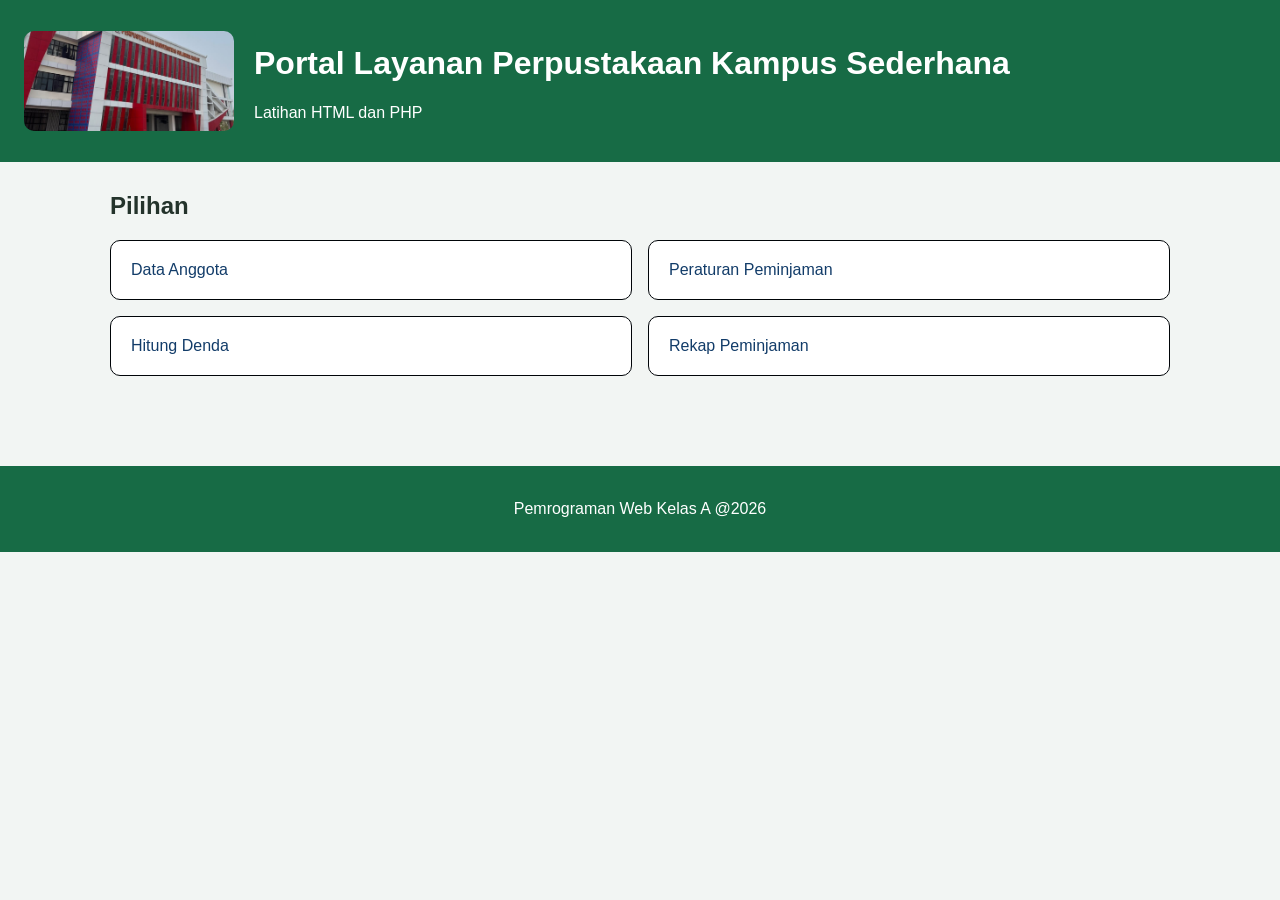
<file: index.html>
<!DOCTYPE html>
<html lang="en">
<head>
    <meta charset="UTF-8">
    <meta name="viewport" content="width=device-width, initial-scale=1.0">
    <title>Portal Layanan Perpustakaan Kampus Sederhana</title>
    <link rel="stylesheet" href="style.css">
</head>
<body>
    <header>
        <img class=gambar-header src="img/perpustakaan.jpeg" alt="foto perpustakaan">
        <div>
            <h1>Portal Layanan Perpustakaan Kampus Sederhana</h1>
            <p>Latihan HTML dan PHP</p>
        </div>
    </header>
    <main>
        <h2>Pilihan</h2>
        <ol>
            <li><a href="form-anggota.html">Data Anggota</a></li>
            <li><a href="peraturan.html">Peraturan Peminjaman</a></li>
            <li><a href="denda.php">Hitung Denda</a></li>
            <li><a href="rekap.php">Rekap Peminjaman</a></li>
        </ol>
    </main>
    <footer>
        <p>Pemrograman Web Kelas A @2026</p>
    </footer>
</body> 
</html>
</file>
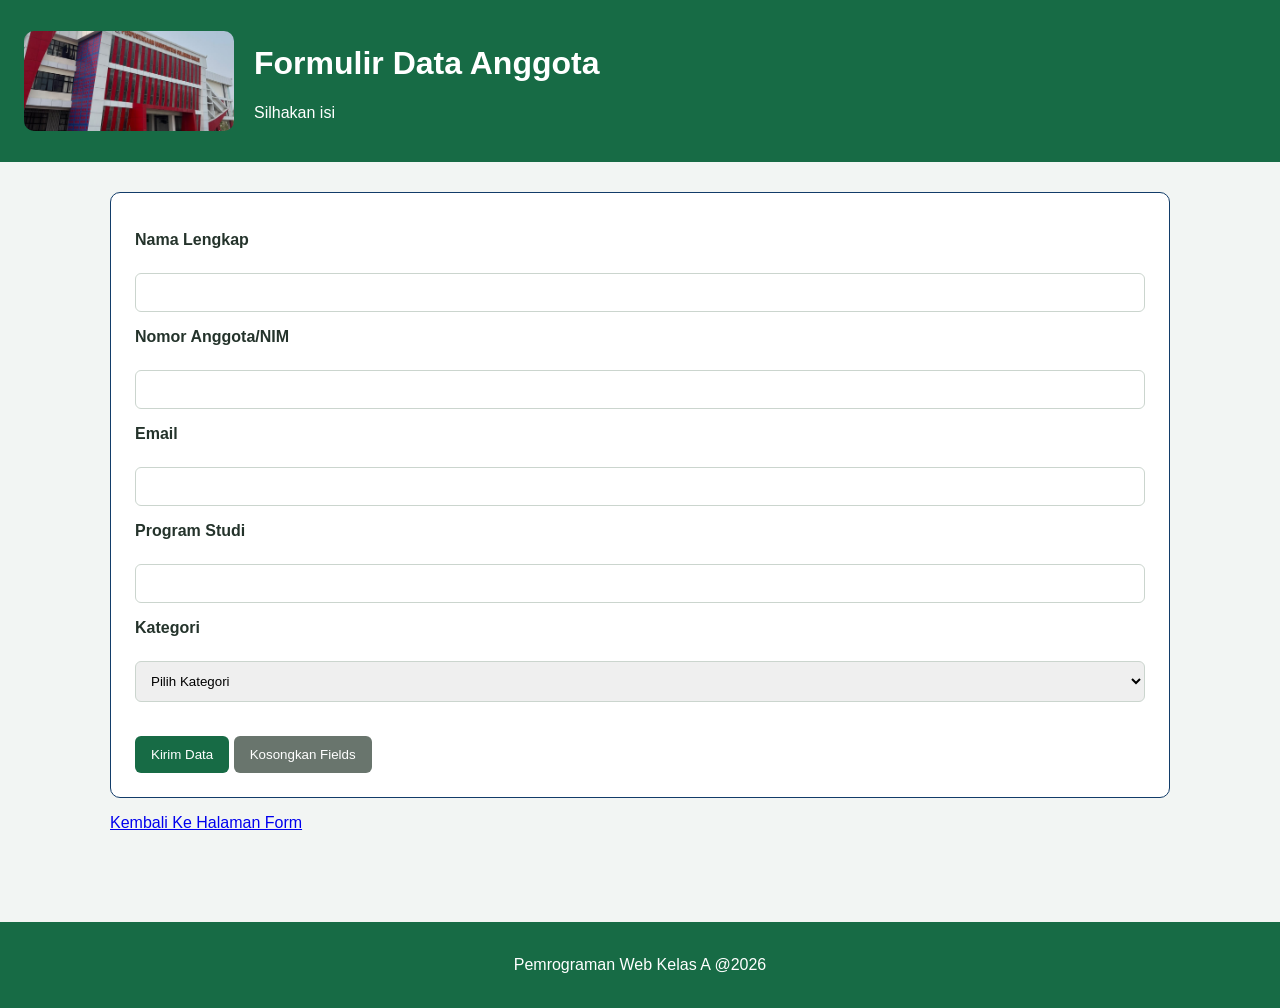
<file: form-anggota.html>
<!DOCTYPE html>
<html lang="en">
<head>
    <meta charset="UTF-8">
    <meta name="viewport" content="width=device-width, initial-scale=1.0">
    <title>Form Data Anggota</title>
    <link rel="stylesheet" href="style.css">
</head>
<body>
    <header>
        <img class=gambar-header src="img/perpustakaan.jpeg" alt="foto perpustakaan">
        <div>
            <h1>Formulir Data Anggota</h1>
            <p>Silhakan isi</p>
        </div>
    </header>
    <main>
        <div>
            <form action="profil.php" method="post">
                <p>
                    <label for="nama">Nama Lengkap</label><br>
                    <input type="text" id="nama" name="nama" required>
                </p>
                <p>
                    <label for="nomor_anggota">Nomor Anggota/NIM</label><br>
                    <input type="text" id="nomor_anggota" name="nomor_anggota" required>
                </p>
                <p>
                    <label for="email">Email</label><br>
                    <input type="email" id="email" name="email" required>
                </p>
                <p>
                    <label for="program_studi">Program Studi</label><br>
                    <input type="text" id="program_studi" name="program_studi" required>
                </p>
                <p>
                    <label for="kategori">Kategori</label><br>
                    <select name="kategori" id="kategori" required>
                    <option value="">Pilih Kategori</option>
                    <option value="mahasiswa">Mahasiswa</option>
                    <option value="dosen">Dosen</option>
                    <option value="umum">Umum</option>
                    </select>
                </p>
                <button class="tombol-submit" type="submit">Kirim Data</button>
                <button class="tombol-reset" type="reset">Kosongkan Fields</button>
            </form>
        </div>
        <p><a class="kembali" href="index.html">Kembali Ke Halaman Form</a></p>
    </main>
    <footer>
        <p>Pemrograman Web Kelas A @2026</p>
    </footer>
</body>
</html>
</file>
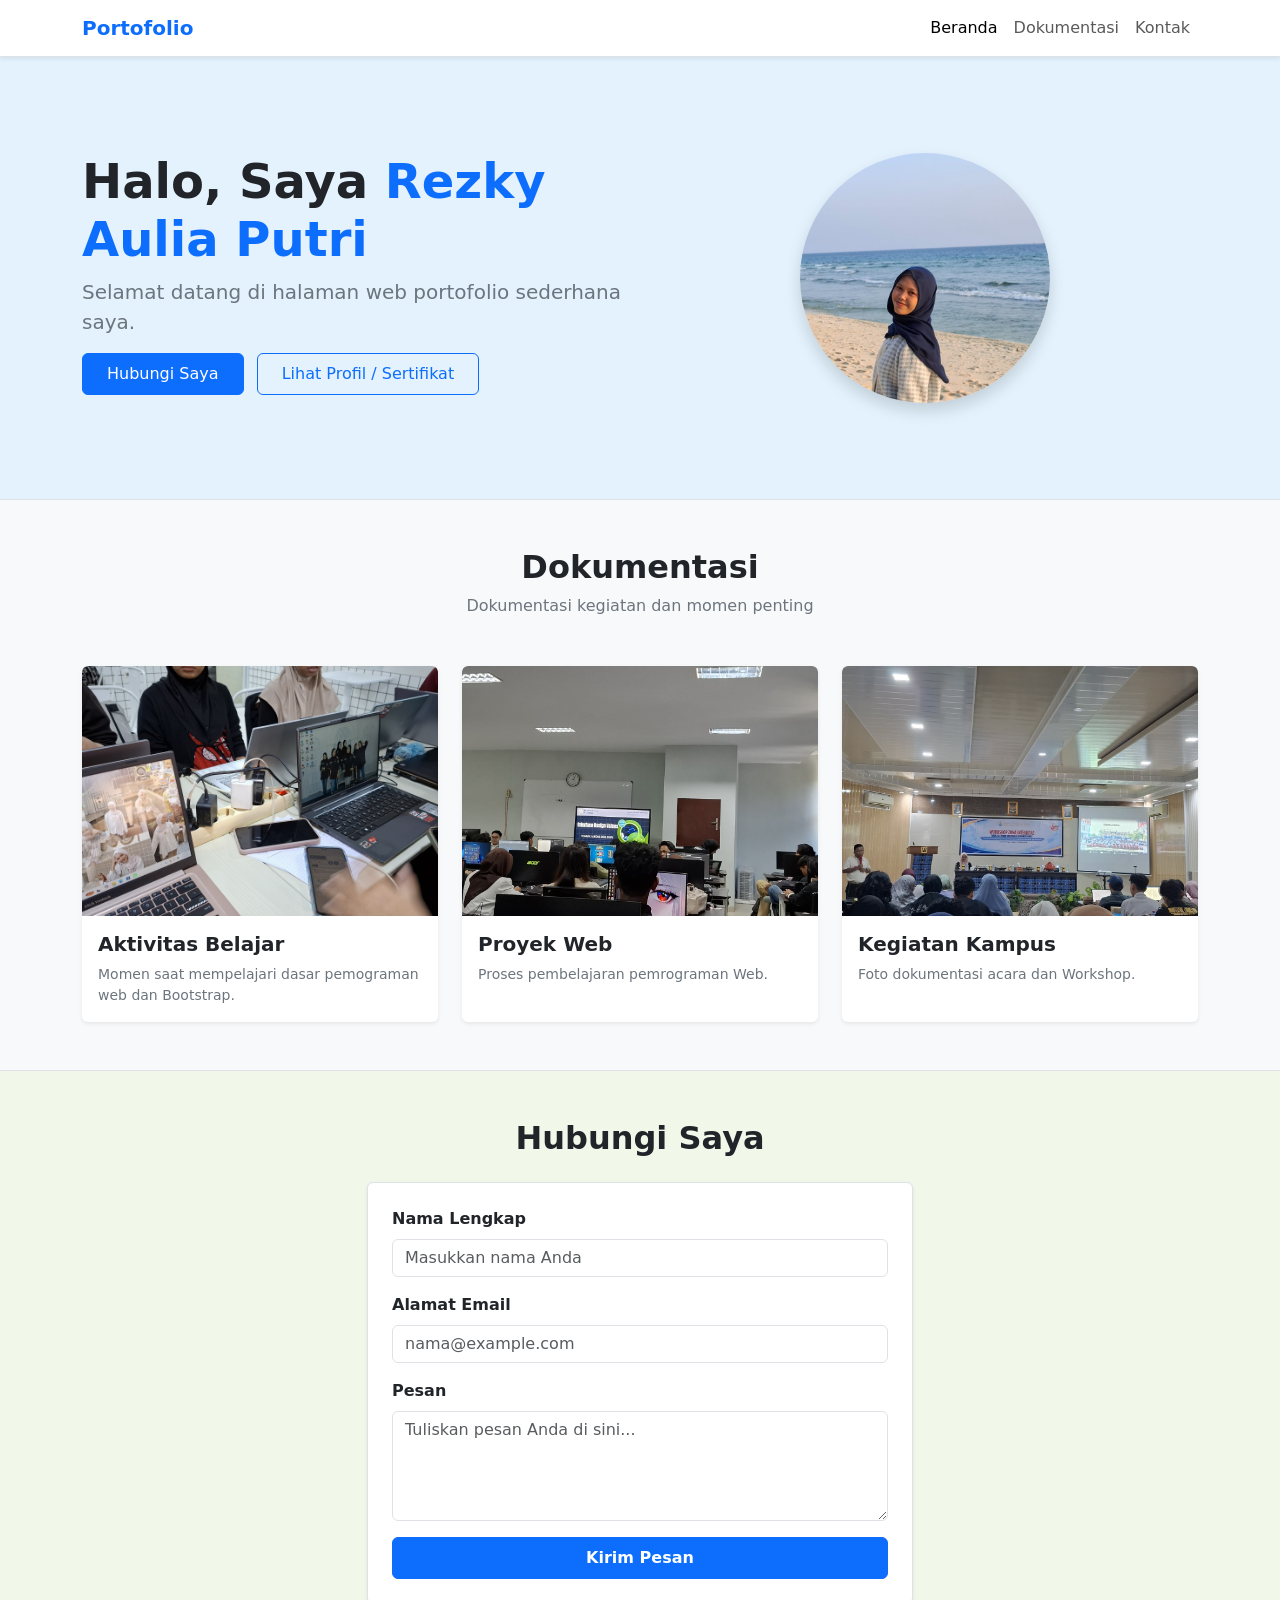
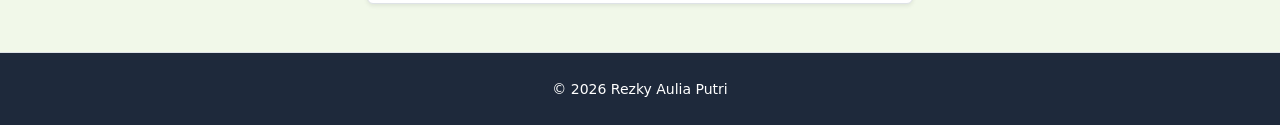
<file: kode.html>
<!doctype html>
<html lang="id">
  <head>
    <meta charset="utf-8">
    <meta name="viewport" content="width=device-width, initial-scale=1">
    <title>Portofolio - Rezky Aulia Putri</title>
    <link href="https://cdn.jsdelivr.net/npm/bootstrap@5.3.3/dist/css/bootstrap.min.css" rel="stylesheet">
    <link rel="stylesheet" href="https://cdn.jsdelivr.net/npm/bootstrap-icons@1.11.3/font/bootstrap-icons.min.css">
  </head>
  <body>
    <nav class="navbar navbar-expand-lg navbar-light bg-white border-bottom sticky-top shadow-sm">
      <div class="container">
        <a class="navbar-brand fw-bold text-primary" href="#">Portofolio</a>
        <button class="navbar-toggler" type="button" data-bs-toggle="collapse" data-bs-target="#navbarNav">
          <span class="navbar-toggler-icon"></span>
        </button>
        <div class="collapse navbar-collapse" id="navbarNav">
          <ul class="navbar-nav ms-auto">
            <li class="nav-item"><a class="nav-link active" href="#beranda">Beranda</a></li>
            <li class="nav-item"><a class="nav-link" href="#galeri">Dokumentasi</a></li>
            <li class="nav-item"><a class="nav-link" href="#kontak">Kontak</a></li>
          </ul>
        </div>
      </div>
    </nav>
    <section id="beranda" class="py-5 bg-beranda">
      <div class="container py-5">
        <div class="row align-items-center text-center text-md-start">
          <div class="col-lg-6 col-md-7 mb-4 mb-md-0">
            <h1 class="fw-bold display-5">Halo, Saya <span class="text-primary">Rezky Aulia Putri</span></h1>
            <p class="lead text-secondary">Selamat datang di halaman web portofolio sederhana saya.</p>
            <a href="#kontak" class="btn btn-primary px-4 py-2 me-2 mb-2">Hubungi Saya</a>
            <button type="button" class="btn btn-outline-primary px-4 py-2 mb-2" data-bs-toggle="modal" data-bs-target="#sertifikatModal">
              Lihat Profil / Sertifikat
            </button>
          </div>
          <div class="col-lg-6 col-md-5 text-center">
            <img src="img/diriku.jpeg" alt="Foto Profil" class="rounded-circle shadow img-fluid" style="width: 250px; height: 250px; object-fit: cover;">
          </div>
        </div>
      </div>
    </section>
    <section id="galeri" class="py-5 bg-galeri border-top">
      <div class="container">
        <div class="text-center mb-5">
          <h2 class="fw-bold">Dokumentasi</h2>
          <p class="text-secondary">Dokumentasi kegiatan dan momen penting</p>
        </div>
        <div class="row g-4"> 
          <div class="col-12 col-md-6 col-lg-4">
            <div class="card h-100 border-0 shadow-sm card-img-zoom">
              <img src="img/belajar.jpeg" class="card-img-top" alt="Foto 1" style="height: 250px; object-fit: cover;">
              <div class="card-body">
                <h5 class="card-title fw-bold">Aktivitas Belajar</h5>
                <p class="card-text text-secondary small">Momen saat mempelajari dasar pemograman web dan Bootstrap.</p>
              </div>
            </div>
          </div>
          <div class="col-12 col-md-6 col-lg-4">
            <div class="card h-100 border-0 shadow-sm card-img-zoom">
              <img src="img/web.jpeg" class="card-img-top" alt="Foto 2" style="height: 250px; object-fit: cover;">
              <div class="card-body">
                <h5 class="card-title fw-bold">Proyek Web</h5>
                <p class="card-text text-secondary small">Proses pembelajaran pemrograman Web.</p>
              </div>
            </div>
          </div>
          <div class="col-12 col-md-6 col-lg-4">
            <div class="card h-100 border-0 shadow-sm card-img-zoom">
              <img src="img/kgiatan.jpeg" class="card-img-top" alt="Foto 3" style="height: 250px; object-fit: cover;">
              <div class="card-body">
                <h5 class="card-title fw-bold">Kegiatan Kampus</h5>
                <p class="card-text text-secondary small">Foto dokumentasi acara dan Workshop.</p>
              </div>
            </div>
          </div>
        </div>
      </div>
    </section>
    <section id="kontak" class="py-5 bg-kontak border-top">
      <div class="container">
        <h2 class="text-center fw-bold mb-4">Hubungi Saya</h2>
        <div class="row justify-content-center">
          <div class="col-lg-6 col-md-8">
            <form class="needs-validation bg-white p-4 rounded shadow-sm border" novalidate>
              <div class="mb-3">
                <label for="nama" class="form-label fw-semibold">Nama Lengkap</label>
                <input type="text" class="form-control" id="nama" placeholder="Masukkan nama Anda" required>
                <div class="invalid-feedback">Masukkan nama Anda.</div>
              </div>
              <div class="mb-3">
                <label for="email" class="form-label fw-semibold">Alamat Email</label>
                <input type="email" class="form-control" id="email" placeholder="nama@example.com" required>
                <div class="invalid-feedback">Masukkan email yang valid.</div>
              </div>
              <div class="mb-3">
                <label for="pesan" class="form-label fw-semibold">Pesan</label>
                <textarea class="form-control" id="pesan" rows="4" placeholder="Tuliskan pesan Anda di sini..." required></textarea>
                <div class="invalid-feedback">Pesan tidak boleh kosong.</div>
              </div>
              <button type="submit" class="btn btn-primary w-100 py-2 fw-semibold">Kirim Pesan</button>
            </form>
          </div>
        </div>
      </div>
    </section>
    <div class="modal fade" id="sertifikatModal" tabindex="-1" aria-labelledby="sertifikatModalLabel" aria-hidden="true">
      <div class="modal-dialog modal-dialog-centered">
        <div class="modal-content">
          <div class="modal-header">
            <h5 class="modal-title fw-bold" id="sertifikatModalLabel"><i class="bi bi-patch-check-fill text-primary me-2"></i>Sertifikat & Detail Profil</h5>
            <button type="button" class="btn-close" data-bs-dismiss="modal" aria-label="Close"></button>
          </div>
          <div class="modal-body text-center">
            <img src="img/sertifikat.jpeg" alt="Sertifikat" class="img-fluid rounded shadow-sm mb-3" style="max-height: 250px; object-fit: cover;">
            <h6 class="fw-bold">Sertifikat Mengikuti Workshop</h6>
            <p class="text-secondary small">
              Saya telah mengikuti workshop yang diadakan di villa bogor yang membahas tentang integritas
            </p>
          </div>
          <div class="modal-footer">
            <button type="button" class="btn btn-secondary btn-sm" data-bs-dismiss="modal">Tutup</button>
          </div>
        </div>
      </div>
    </div>
    <footer class="py-4 text-center bg-footer text-white border-top">
      <div class="container">
        <small>&copy; 2026 Rezky Aulia Putri</small>
      </div>
    </footer>
    <script src="https://cdn.jsdelivr.net/npm/bootstrap@5.3.3/dist/js/bootstrap.bundle.min.js"></script>
    <script>
      (() => {
        'use strict'
        const forms = document.querySelectorAll('.needs-validation')
        Array.from(forms).forEach(form => {
          form.addEventListener('submit', event => {
            if (!form.checkValidity()) {
              event.preventDefault()
              event.stopPropagation()
            }
            form.classList.add('was-validated')
          }, false)
        })
      })()
    </script>
    <style>
      .bg-beranda { background-color: #e3f2fd; }
      .bg-galeri  { background-color: #f8f9fa; }
      .bg-kontak  { background-color: #f1f8e9; }
      .bg-footer  { background-color: #1e293b; }
      .card-img-zoom { overflow: hidden; }
      .card-img-zoom img { transition: transform 0.3s ease; }
      .card-img-zoom:hover img { transform: scale(1.05); }
    </style>
  </body>
</html>
</file>
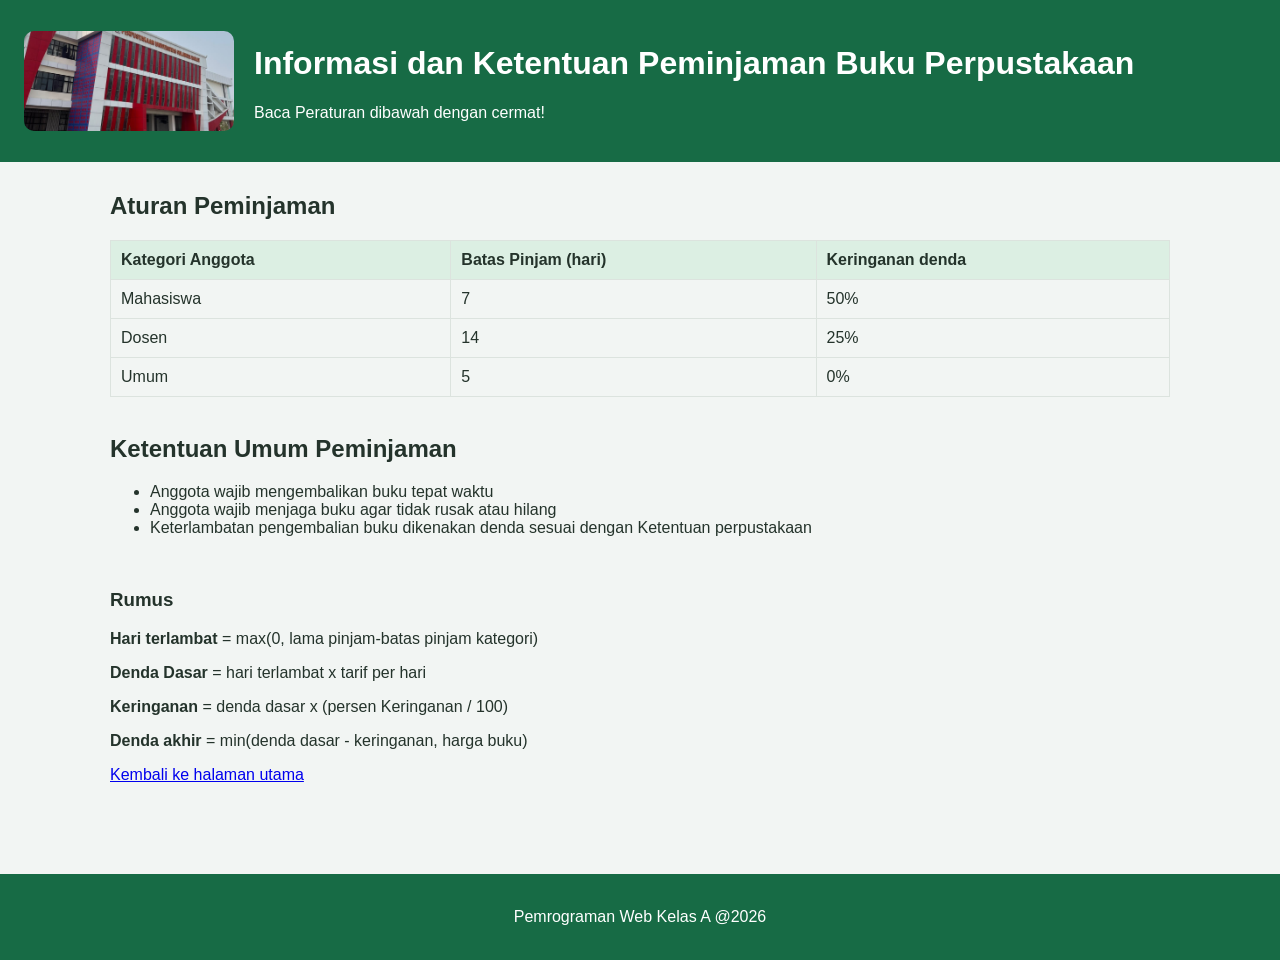
<file: peraturan.html>
<!DOCTYPE html>
<html lang="en">

<head>
    <meta charset="UTF-8">
    <meta name="viewport" content="width=device-width, initial-scale=1.0">
    <title>Peraturan Peminjaman </title>
    <link rel="stylesheet" href="style.css">
</head>

<body>
    <header>
        <img class=gambar-header src="img/perpustakaan.jpeg" alt="foto perpustakaan">
        <div>
            <h1>Informasi dan Ketentuan Peminjaman Buku Perpustakaan</h1>
            <p>Baca Peraturan dibawah dengan cermat!</p>
        </div>
    </header>
    <main>
        <h2>Aturan Peminjaman</h2>
        <table class="tab" border="1" cellpadding="10" cellspacing="0">
            <thead>
                <tr>
                    <th>Kategori Anggota</th>
                    <th>Batas Pinjam (hari)</th>
                    <th>Keringanan denda</th>
                </tr>
            </thead>
            <tbody>
                <tr>
                    <td>Mahasiswa</td>
                    <td>7</td>
                    <td>50%</td>
                </tr>
            </tbody>
            <tbody>
                <tr>
                    <td>Dosen</td>
                    <td>14</td>
                    <td>25%</td>
                </tr>
            </tbody>
            <tbody>
                <tr>
                    <td>Umum</td>
                    <td>5</td>
                    <td>0%</td>
                </tr>
            </tbody>
        </table>
        <br>
        <div class="keterangan">
            <h2>Ketentuan Umum Peminjaman</h2>
            <ul>
                <li>Anggota wajib mengembalikan buku tepat waktu</li>
                <li>Anggota wajib menjaga buku agar tidak rusak atau hilang</li>
                <li>Keterlambatan pengembalian buku dikenakan denda sesuai dengan Ketentuan perpustakaan</li>
            </ul>
        </div>
        <br>
        <div class="keterangan">
            <h3>Rumus</h3>
            <p><strong>Hari terlambat</strong> = max(0, lama pinjam-batas pinjam kategori)</p>
            <p><strong>Denda Dasar</strong> = hari terlambat x tarif per hari</p>
            <p><strong>Keringanan</strong> = denda dasar x (persen Keringanan / 100)</p>
            <p><strong>Denda akhir</strong> = min(denda dasar - keringanan, harga buku)</p>
        </div>

        <p><a class="kembali" href="index.html">Kembali ke halaman utama</a></p>

        </div>
    </main>
    <footer>
        <p>Pemrograman Web Kelas A @2026</p>
    </footer>
</body>
</html>
</file>
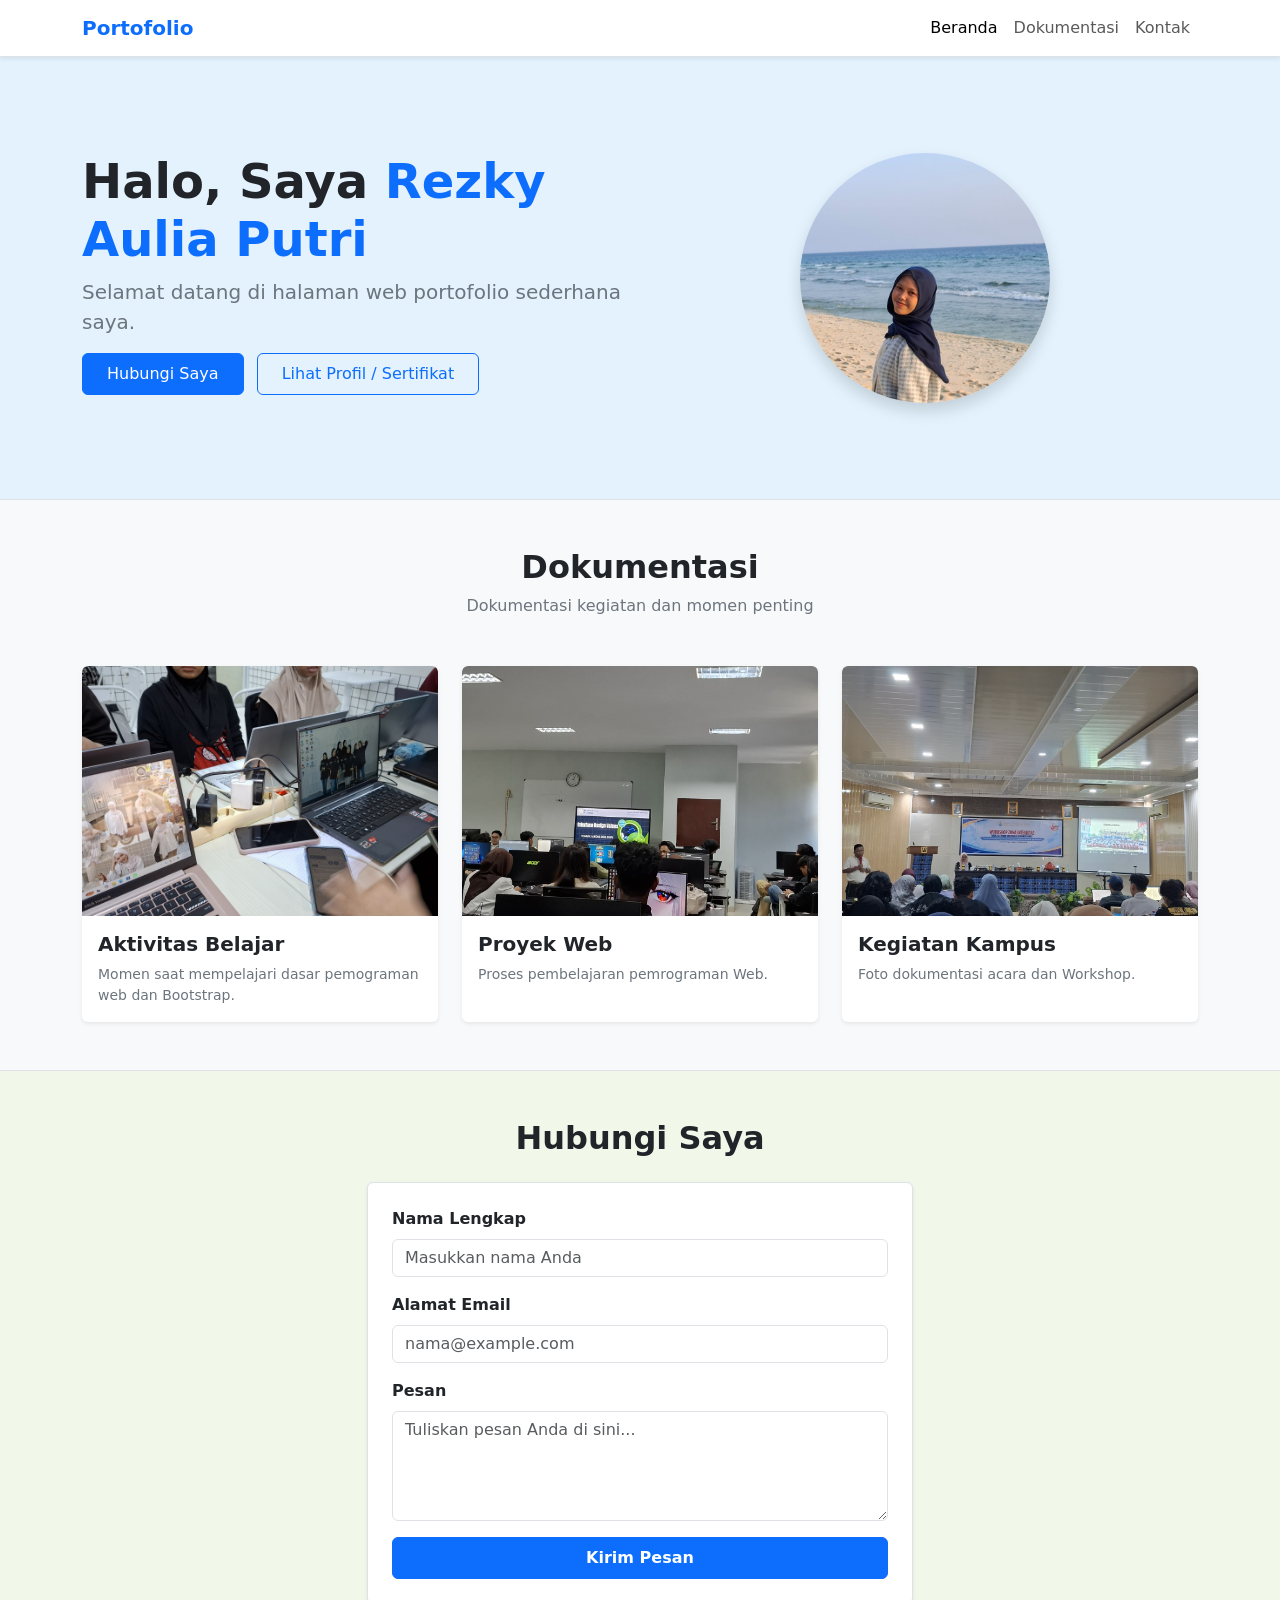
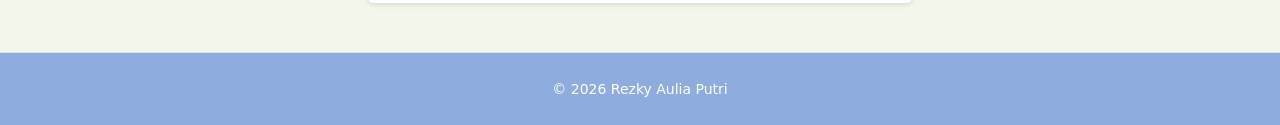
<file: portofolio.html>
<!doctype html>
<html lang="id">

<head>
  <meta charset="utf-8">
  <meta name="viewport" content="width=device-width, initial-scale=1">
  <title>Portofolio - Rezky Aulia Putri</title>
  <!-- Bootstrap 5 CSS -->
  <link href="https://cdn.jsdelivr.net/npm/bootstrap@5.3.3/dist/css/bootstrap.min.css" rel="stylesheet">
  <link rel="stylesheet" href="https://cdn.jsdelivr.net/npm/bootstrap-icons@1.11.3/font/bootstrap-icons.min.css">
</head>

<body>

  <nav class="navbar navbar-expand-lg navbar-light bg-white border-bottom sticky-top shadow-sm">
    <div class="container">
      <a class="navbar-brand fw-bold text-primary" href="#">Portofolio</a>
      <button class="navbar-toggler" type="button" data-bs-toggle="collapse" data-bs-target="#navbarNav">
        <span class="navbar-toggler-icon"></span>
      </button>
      <div class="collapse navbar-collapse" id="navbarNav">
        <ul class="navbar-nav ms-auto">
          <li class="nav-item"><a class="nav-link active" href="#beranda">Beranda</a></li>
          <li class="nav-item"><a class="nav-link" href="#galeri">Dokumentasi</a></li>
          <li class="nav-item"><a class="nav-link" href="#kontak">Kontak</a></li>
        </ul>
      </div>
    </div>
  </nav>

  <section id="beranda" class="py-5 bg-beranda">
    <div class="container py-5">
      <div class="row align-items-center text-center text-md-start">
        <div class="col-lg-6 col-md-7 mb-4 mb-md-0">
          <h1 class="fw-bold display-5">Halo, Saya <span class="text-primary">Rezky Aulia Putri</span></h1>
          <p class="lead text-secondary">Selamat datang di halaman web portofolio sederhana saya.</p>
          <a href="#kontak" class="btn btn-primary px-4 py-2 me-2 mb-2">Hubungi Saya</a>
          <!-- Tombol Lihat Profil / Sertifikat yang memicu Modal -->
          <button type="button" class="btn btn-outline-primary px-4 py-2 mb-2" data-bs-toggle="modal"
            data-bs-target="#sertifikatModal">
            Lihat Profil / Sertifikat
          </button>
        </div>
        <div class="col-lg-6 col-md-5 text-center">
          <img src="img/diriku.jpeg" alt="Foto Profil" class="rounded-circle shadow img-fluid"
            style="width: 250px; height: 250px; object-fit: cover;">
        </div>
      </div>
    </div>
  </section>

  <section id="galeri" class="py-5 bg-galeri border-top">
    <div class="container">
      <div class="text-center mb-5">
        <h2 class="fw-bold">Dokumentasi</h2>
        <p class="text-secondary">Dokumentasi kegiatan dan momen penting</p>
      </div>

      <div class="row g-4">

        <div class="col-12 col-md-6 col-lg-4">
          <div class="card h-100 border-0 shadow-sm card-img-zoom">
            <img src="img/belajar.jpeg" class="card-img-top" alt="Foto 1" style="height: 250px; object-fit: cover;">
            <div class="card-body">
              <h5 class="card-title fw-bold">Aktivitas Belajar</h5>
              <p class="card-text text-secondary small">Momen saat mempelajari dasar pemograman web dan Bootstrap.</p>
            </div>
          </div>
        </div>

        <div class="col-12 col-md-6 col-lg-4">
          <div class="card h-100 border-0 shadow-sm card-img-zoom">
            <img src="img/web.jpeg" class="card-img-top" alt="Foto 2" style="height: 250px; object-fit: cover;">
            <div class="card-body">
              <h5 class="card-title fw-bold">Proyek Web</h5>
              <p class="card-text text-secondary small">Proses pembelajaran pemrograman Web.</p>
            </div>
          </div>
        </div>

        <div class="col-12 col-md-6 col-lg-4">
          <div class="card h-100 border-0 shadow-sm card-img-zoom">
            <img src="img/kgiatan.jpeg" class="card-img-top" alt="Foto 3" style="height: 250px; object-fit: cover;">
            <div class="card-body">
              <h5 class="card-title fw-bold">Kegiatan Kampus</h5>
              <p class="card-text text-secondary small">Foto dokumentasi acara dan Workshop.</p>
            </div>
          </div>
        </div>

      </div>
    </div>
  </section>

  <section id="kontak" class="py-5 bg-kontak border-top">
    <div class="container">
      <h2 class="text-center fw-bold mb-4">Hubungi Saya</h2>
      <div class="row justify-content-center">
        <div class="col-lg-6 col-md-8">
          <form class="needs-validation bg-white p-4 rounded shadow-sm border" novalidate>
            <div class="mb-3">
              <label for="nama" class="form-label fw-semibold">Nama Lengkap</label>
              <input type="text" class="form-control" id="nama" placeholder="Masukkan nama Anda" required>
              <div class="invalid-feedback">Masukkan nama Anda.</div>
            </div>
            <div class="mb-3">
              <label for="email" class="form-label fw-semibold">Alamat Email</label>
              <input type="email" class="form-control" id="email" placeholder="nama@example.com" required>
              <div class="invalid-feedback">Masukkan email yang valid.</div>
            </div>
            <div class="mb-3">
              <label for="pesan" class="form-label fw-semibold">Pesan</label>
              <textarea class="form-control" id="pesan" rows="4" placeholder="Tuliskan pesan Anda di sini..."
                required></textarea>
              <div class="invalid-feedback">Pesan tidak boleh kosong.</div>
            </div>
            <button type="submit" class="btn btn-primary w-100 py-2 fw-semibold">Kirim Pesan</button>
          </form>
        </div>
      </div>
    </div>
  </section>

  <div class="modal fade" id="sertifikatModal" tabindex="-1" aria-labelledby="sertifikatModalLabel" aria-hidden="true">
    <div class="modal-dialog modal-dialog-centered">
      <div class="modal-content">
        <div class="modal-header">
          <h5 class="modal-title fw-bold" id="sertifikatModalLabel"><i
              class="bi bi-patch-check-fill text-primary me-2"></i>Sertifikat & Detail Profil</h5>
          <button type="button" class="btn-close" data-bs-dismiss="modal" aria-label="Close"></button>
        </div>
        <div class="modal-body text-center">
          <img src="img/sertifikat.jpeg" alt="Sertifikat" class="img-fluid rounded shadow-sm mb-3"
            style="max-height: 250px; object-fit: cover;">
          <h6 class="fw-bold">Sertifikat Mengikuti Workshop</h6>
          <p class="text-secondary small">
            Saya telah mengikuti workshop yang diadakan di villa bogor yang membahas tentang integritas
          </p>
        </div>
        <div class="modal-footer">
          <button type="button" class="btn btn-secondary btn-sm" data-bs-dismiss="modal">Tutup</button>
        </div>
      </div>
    </div>
  </div>

  <footer class="py-4 text-center bg-footer text-white border-top">
    <div class="container">
      <small>&copy; 2026 Rezky Aulia Putri</small>
    </div>
  </footer>

  <script src="https://cdn.jsdelivr.net/npm/bootstrap@5.3.3/dist/js/bootstrap.bundle.min.js"></script>

  <script>
    (() => {
      'use strict'
      const forms = document.querySelectorAll('.needs-validation')
      Array.from(forms).forEach(form => {
        form.addEventListener('submit', event => {
          if (!form.checkValidity()) {
            event.preventDefault()
            event.stopPropagation()
          }
          form.classList.add('was-validated')
        }, false)
      })
    })()
  </script>

  <style>
    .bg-beranda {
      background-color: #e3f2fd;
    }

    .bg-galeri {
      background-color: #f8f9fa;
    }

    .bg-kontak {
      background-color: #f1f8e9;
    }

    .bg-footer {
      background-color: #8eacde;
    }

    .card-img-zoom {
      overflow: hidden;
    }

    .card-img-zoom img {
      transition: transform 0.3s ease;
    }

    .card-img-zoom:hover img {
      transform: scale(1.05);
    }
  </style>

</body>

</html>
</file>
<file: style.css>
* {
    box-sizing: border-box;
}

body {
    margin: 0;
    font-family: Arial, sans-serif;
    background: #f2f5f3;
    color: #24332b;
}

header{
    padding: 24px;
    background: #176b45;
    color: white;
    align-items: center;
    display: flex;
    gap: 20px;
}

main {
    max-width: 1100px;
    margin: 30px auto;
    padding: 0 20px;
}
footer {
    margin-top: 90px;
    padding: 18px;
    background: #176b45;
    color: white;
    text-align: center;
}

.dua-kolom {
    display: grid;
    grid-template-columns: 1fr 1fr;
    gap: 24px;
}

.kartu {
    background: white;
    padding: 24px;
    border-radius: 12px;
    box-shadow: 0 3px 12px #00000010;
}

label {
    display: block;
    margin-top: 14px;
    font-weight: bold;
}

input,
select {
    width: 100%;
    padding: 11px;
    margin-top: 6px;
    border: 1px solid #cbd5ce;
    border-radius: 6px;
}

button {
    margin-top: 18px;
    padding: 11px 16px;
    background: #176b45;
    color: white;
    border: none;
    border-radius: 6px;
    cursor: pointer;
}

button:hover {
    background: #105234;
}
button a{
    color: white;
    text-decoration: none;
}
main ol {
    display: grid;
    grid-template-columns: 1fr 1fr;
    gap: 16px;
    padding: 0;
    list-style: none;
}
main li a {
    display: block;
    padding: 20px;
    background-color: white;
    color: #123c69;
    text-decoration: none;
    border: 1px solid #000408;
    border-radius: 10px;
}
main li a:hover {
    background-color: #69756d;
    border-color: #176b45;
}
.tombol-reset {
    background: #69756d;
}
.tombol-kembali{
    background-color: red;
    float: right;
}
.pesan-error {
    color: #a32121;
    background: #fff0f0;
    padding: 12px;
    border-radius: 6px;
}
form {
    padding: 24px;
    background-color: white;
    border: 1px solid #123c69;
    border-radius: 10px;
}
form p {
    margin-top: 0;
    margin-bottom: 16px;
}

table {
    width: 100%;
    border-collapse: collapse;
}
.profil-card {
    display: grid;
    grid-template-columns: 280px 1fr;
    gap: 24px;
    padding: 24px;
    background-color: white;
    border: 1px solid #000408;
    border-radius: 10px;
    margin-top: 40px;
    margin-left: 100px;
    margin-right: 100px;
}
.foto-profil {
    width: 100%;
    height: 220px;
    object-fit: cover;
    border-radius: 8px;
}

th,
td {
    padding: 10px;
    border: 1px solid #dce3de;
    text-align: left;
}

th {
    background: #dcefe3;
}

dl {
    margin: 0;
}
dt {
    font-weight: bold;
    color: #01366b;
}
dd {
    margin: 0 0 14px 0;
}

@media (max-width: 700px) {
    header {
        display: block;
    }
    .gambar-header {
        width: 100%;
        height: 160%;
        margin-bottom: 12px;
    }
    main ol, .profil-card, .dua-kolom,.form-dua-kolom {
        grid-template-columns: 1fr;
    }
}
.gambar-header{
    width: 210px;
height: 100px;
object-fit: cover;
border-radius: 10px;
}
</file>
